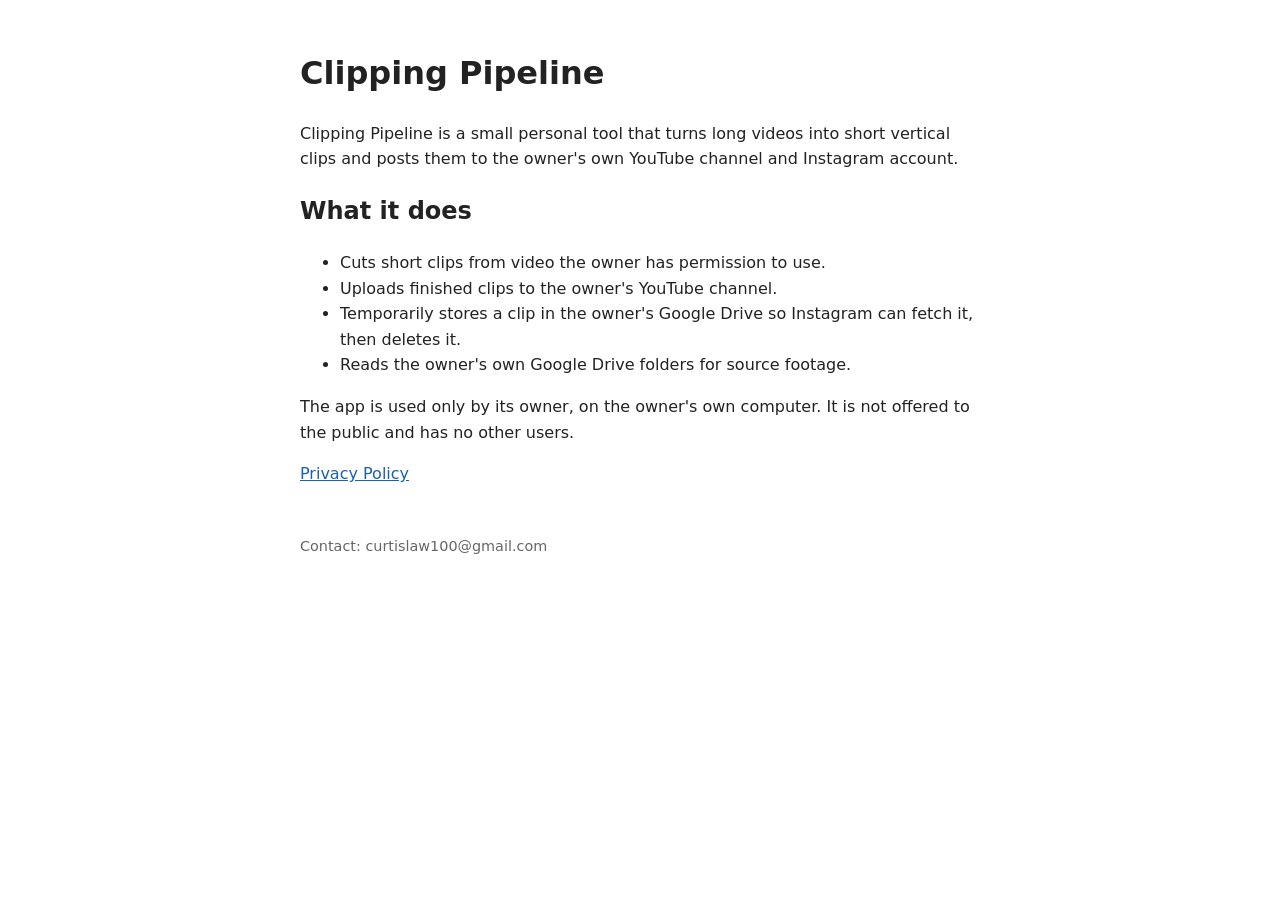
<file: index.html>
<!doctype html><html lang="en"><head><meta charset="utf-8"><meta name="viewport" content="width=device-width,initial-scale=1">
<title>Clipping Pipeline</title><link rel="stylesheet" href="style.css"></head><body>
<h1>Clipping Pipeline</h1>
<p>Clipping Pipeline is a small personal tool that turns long videos into short vertical clips and posts them to the owner's own YouTube channel and Instagram account.</p>
<h2>What it does</h2>
<ul>
<li>Cuts short clips from video the owner has permission to use.</li>
<li>Uploads finished clips to the owner's YouTube channel.</li>
<li>Temporarily stores a clip in the owner's Google Drive so Instagram can fetch it, then deletes it.</li>
<li>Reads the owner's own Google Drive folders for source footage.</li>
</ul>
<p>The app is used only by its owner, on the owner's own computer. It is not offered to the public and has no other users.</p>
<p><a href="privacy.html">Privacy Policy</a></p>
<footer>Contact: curtislaw100@gmail.com</footer></body></html>
</file>
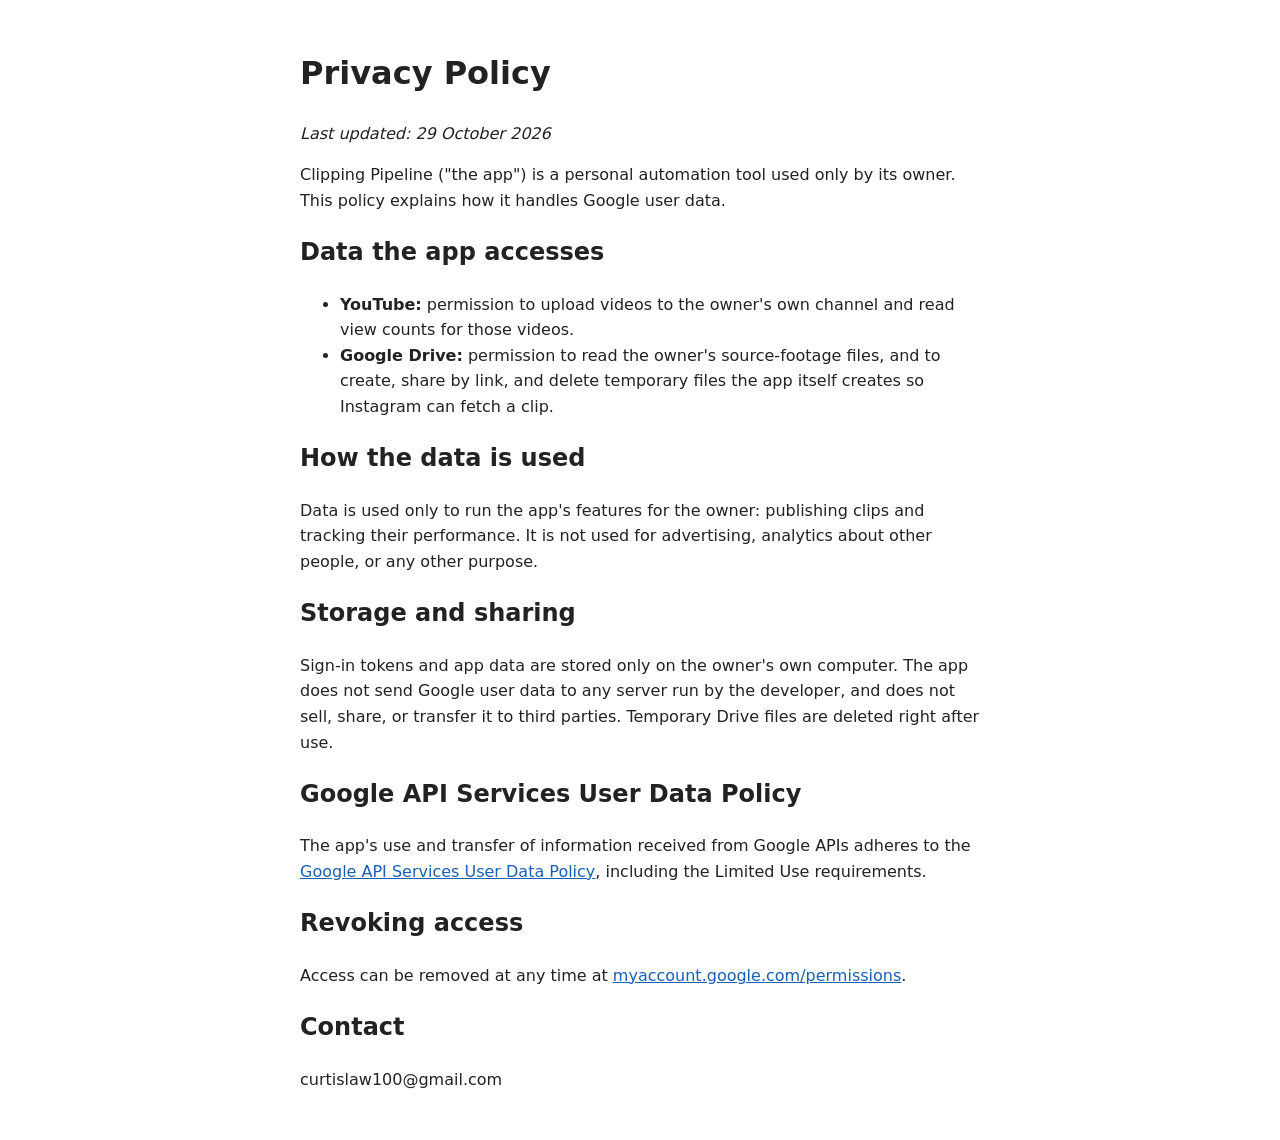
<file: privacy.html>
<!doctype html><html lang="en"><head><meta charset="utf-8"><meta name="viewport" content="width=device-width,initial-scale=1">
<title>Privacy Policy - Clipping Pipeline</title><link rel="stylesheet" href="style.css"></head><body>
<h1>Privacy Policy</h1><p><em>Last updated: 29 October 2026</em></p>
<p>Clipping Pipeline ("the app") is a personal automation tool used only by its owner. This policy explains how it handles Google user data.</p>
<h2>Data the app accesses</h2>
<ul>
<li><strong>YouTube:</strong> permission to upload videos to the owner's own channel and read view counts for those videos.</li>
<li><strong>Google Drive:</strong> permission to read the owner's source-footage files, and to create, share by link, and delete temporary files the app itself creates so Instagram can fetch a clip.</li>
</ul>
<h2>How the data is used</h2>
<p>Data is used only to run the app's features for the owner: publishing clips and tracking their performance. It is not used for advertising, analytics about other people, or any other purpose.</p>
<h2>Storage and sharing</h2>
<p>Sign-in tokens and app data are stored only on the owner's own computer. The app does not send Google user data to any server run by the developer, and does not sell, share, or transfer it to third parties. Temporary Drive files are deleted right after use.</p>
<h2>Google API Services User Data Policy</h2>
<p>The app's use and transfer of information received from Google APIs adheres to the <a href="https://developers.google.com/terms/api-services-user-data-policy">Google API Services User Data Policy</a>, including the Limited Use requirements.</p>
<h2>Revoking access</h2>
<p>Access can be removed at any time at <a href="https://myaccount.google.com/permissions">myaccount.google.com/permissions</a>.</p>
<h2>Contact</h2><p>curtislaw100@gmail.com</p>
</body></html>
</file>
<file: style.css>
body{font-family:system-ui,sans-serif;max-width:680px;margin:3rem auto;padding:0 1rem;line-height:1.6;color:#222}
a{color:#1a5fb4}footer{margin-top:3rem;font-size:.9rem;color:#666}
</file>
